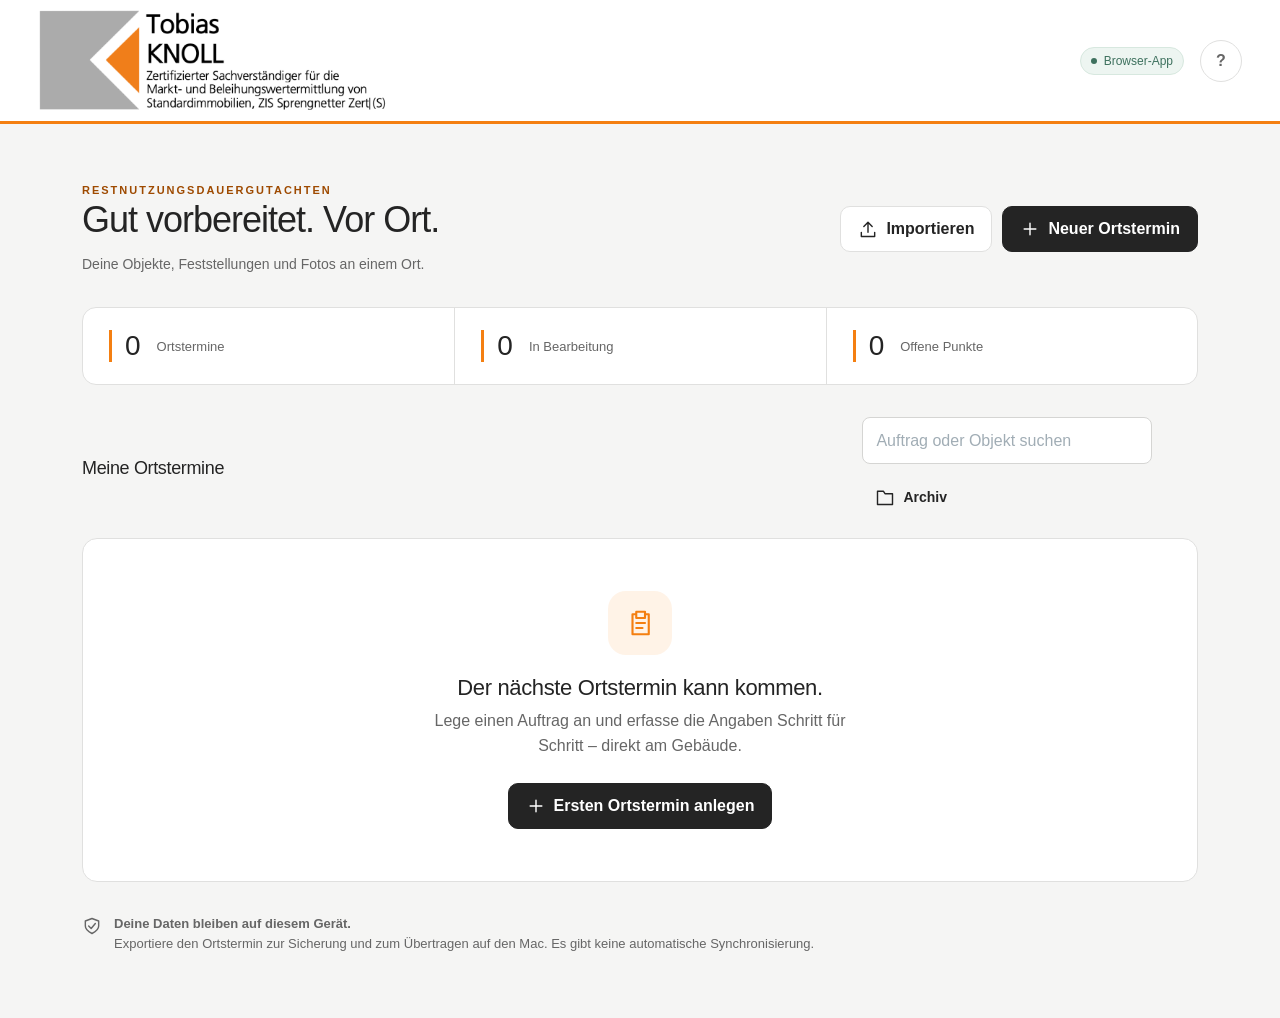
<file: index.html>
<!doctype html>
<html lang="de">
<head>
  <meta charset="utf-8"><meta name="viewport" content="width=device-width, initial-scale=1, viewport-fit=cover">
  <meta name="theme-color" content="#202020"><meta name="apple-mobile-web-app-capable" content="yes">
  <meta name="description" content="Ortstermine für Restnutzungsdauergutachten strukturiert erfassen – mit Fotos, offenen Punkten und lokalem Export.">
  <title>Ortstermin · Sachverständigenbüro Knoll</title>
  <link rel="manifest" href="./manifest.webmanifest"><link rel="icon" href="./icon.svg" type="image/svg+xml"><link rel="apple-touch-icon" href="./apple-touch-icon.png">
  <link rel="stylesheet" href="./styles.css">
  <script src="./jszip.min.js" defer></script><script type="module" src="./app.mjs"></script>
</head>
<body>
  <a class="skip" href="#main">Zum Inhalt</a>
  <header class="topbar"><a href="#" class="brand" aria-label="Zur Übersicht"><img class="brand-header" src="./knoll-header.png" alt="Tobias Knoll · Zertifizierter Sachverständiger für die Markt- und Beleihungswertermittlung von Standardimmobilien, ZIS Sprengnetter Zert (S)" width="970" height="288"></a><div class="top-status"><span id="offline-status" class="chip">Browser-App</span><button class="icon-btn" id="help-button" aria-label="Hilfe und Datensicherung">?</button></div></header>
  <div id="app"><main id="main" class="loading">Ortstermine werden geladen …</main></div>
  <div id="notice" class="toast" role="status" hidden></div>
  <dialog id="dialog"></dialog>
  <input type="file" id="import-file" accept=".zip,.json,application/zip,application/json" hidden>
  <noscript>Für die Datenerfassung bitte JavaScript im Browser aktivieren.</noscript>
</body></html>
</file>
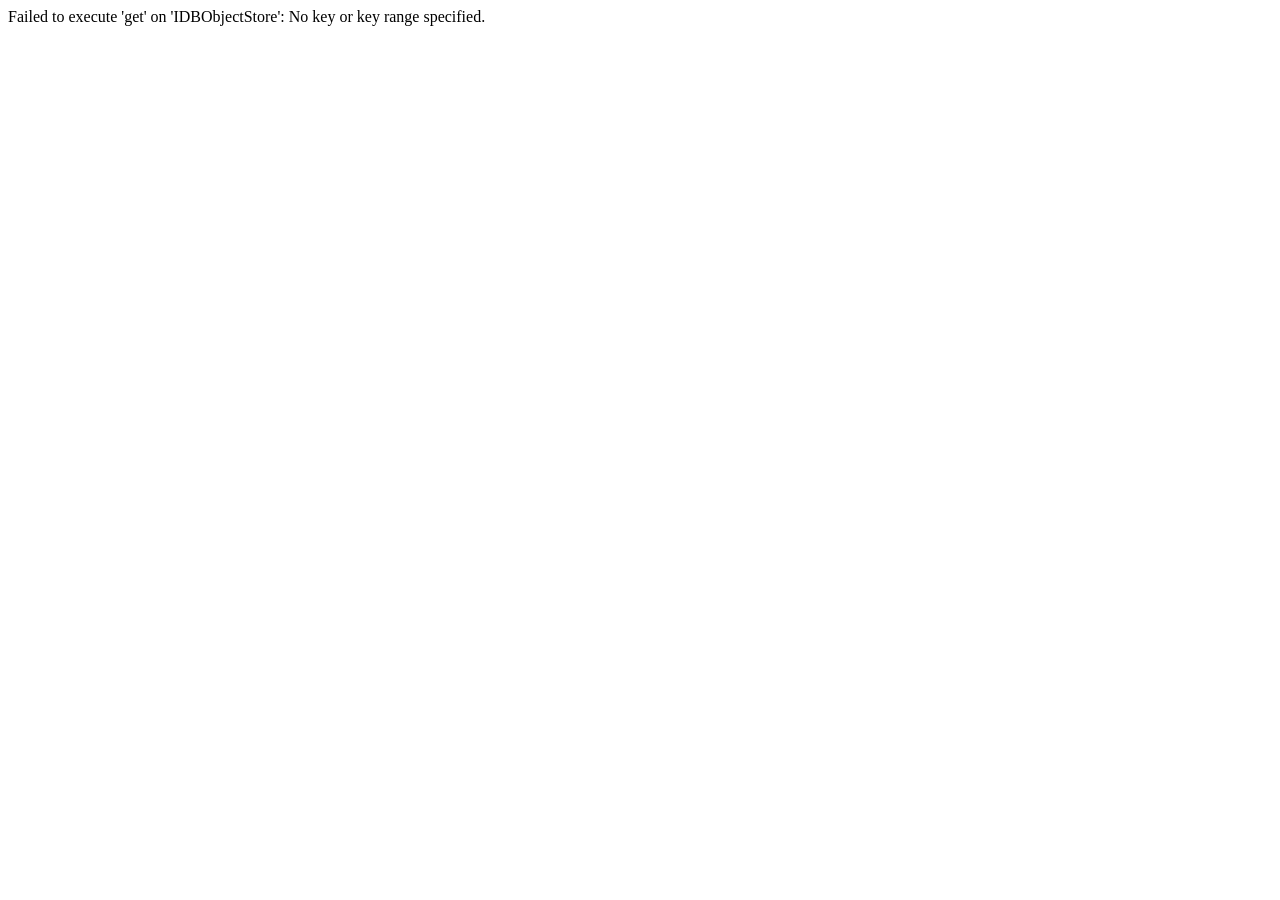
<file: print.html>
<!doctype html><html lang="de"><head><meta charset="utf-8"><meta name="viewport" content="width=device-width,initial-scale=1"><title>Ortsterminprotokoll</title><script type="module" src="./print.mjs"></script></head><body><p>Protokoll wird aufbereitet …</p></body></html>
</file>
<file: styles.css>
@font-face{font-family:Frutiger;src:local('Frutiger LT 45 Light'),local('FrutigerLT-Light');font-weight:100 900;font-display:swap}
:root{font-family:Frutiger,'Frutiger LT 45 Light',-apple-system,BlinkMacSystemFont,'Segoe UI',sans-serif;color:#242424;background:#f5f5f4;font-synthesis:none;--ink:#242424;--muted:#666666;--line:#e0e0df;--accent:#f47f11;--pale:#fff3e7;--green:#28735d}
*{box-sizing:border-box}body{margin:0}button,input,select,textarea{font:inherit}button,a,input,select,textarea{-webkit-tap-highlight-color:transparent}button{cursor:pointer}a{color:inherit}button:disabled{opacity:.55;cursor:wait}button:focus-visible,a:focus-visible,input:focus-visible,select:focus-visible,textarea:focus-visible{outline:3px solid #e68a59;outline-offset:3px}button{min-height:46px;border:1px solid var(--line);border-radius:10px;background:white;color:var(--ink);padding:10px 17px;font-weight:600;display:inline-flex;align-items:center;justify-content:center;gap:8px}button:hover{background:#edf2f4}button.primary{background:var(--ink);border-color:var(--ink);color:white}button.primary:hover{background:#454545}button.accent{background:var(--accent);border-color:var(--accent);color:white}button.ghost{border-color:transparent;background:transparent}button.small{padding:8px 12px;font-size:14px}button.danger{color:#ad3535}svg.icon{width:20px;height:20px;flex:none;fill:none;stroke:currentColor;stroke-width:1.7;stroke-linecap:round;stroke-linejoin:round}
.topbar{height:86px;background:white;border-bottom:1px solid var(--line);display:flex;align-items:center;justify-content:space-between;padding:0 38px;position:relative;z-index:5}.brand{text-decoration:none;display:flex;align-items:center;gap:12px;font-size:20px;font-weight:700;letter-spacing:3px}.brand-mark{background:var(--ink);color:white;font-size:31px;letter-spacing:-4px;width:43px;height:44px;display:grid;place-content:center;border-radius:2px}.brand-mark span{color:#e58b5a;position:absolute;margin-left:27px;margin-top:6px}.brand small{display:block;letter-spacing:1.5px;font-size:9px;margin-top:4px;color:var(--muted)}.top-status{display:flex;align-items:center;gap:16px}.chip{display:inline-flex;align-items:center;gap:7px;background:#edf5f1;border:1px solid #d7e8df;color:#3e715e;border-radius:30px;padding:6px 10px;font-size:12px;white-space:nowrap}.chip:before{content:'';width:6px;height:6px;border-radius:50%;background:currentColor}.chip.neutral{background:#f0f3f5;border-color:#e0e5e8;color:var(--muted)}.icon-btn{border-radius:50%;width:42px;min-height:42px;padding:8px;color:var(--muted)}.dashboard{max-width:1180px;padding:58px 32px 64px;margin:auto}.eyebrow{text-transform:uppercase;letter-spacing:2px;font-size:11px;font-weight:700;color:var(--accent);margin:0 0 13px}.heading-row{display:flex;justify-content:space-between;align-items:center;gap:24px;margin-bottom:30px}h1{font-size:36px;letter-spacing:-1px;font-weight:500;margin:0 0 12px}h2{font-size:22px;letter-spacing:-.35px;font-weight:500;margin:0 0 8px}h3{font-size:17px;margin:0 0 18px;font-weight:600}p{line-height:1.55}.subtle{color:var(--muted);font-size:14px;line-height:1.6}.heading-row p{margin:0}.actions{display:flex;gap:10px;flex-wrap:wrap}.summary-strip{display:grid;grid-template-columns:repeat(3,1fr);border:1px solid var(--line);border-radius:14px;background:white;margin:32px 0}.summary-strip>div{padding:22px 26px;display:flex;align-items:center;gap:16px}.summary-strip>div+div{border-left:1px solid var(--line)}.summary-strip strong{font-size:28px;font-weight:500}.summary-strip span{font-size:13px;color:var(--muted)}.list-toolbar{display:flex;align-items:center;justify-content:space-between;gap:16px;margin:30px 0 18px}.list-toolbar h2{font-size:18px;margin:0}.search{max-width:290px}.empty{border:1px solid var(--line);background:white;border-radius:15px;text-align:center;padding:52px 24px}.empty-icon{width:64px;height:64px;display:grid;place-items:center;background:var(--pale);color:var(--accent);border-radius:18px;margin:0 auto 20px}.empty-icon svg{width:30px;height:30px}.empty p{max-width:450px;margin:8px auto 24px;color:var(--muted)}.record-grid{display:grid;grid-template-columns:repeat(2,minmax(0,1fr));gap:18px}.record-card{background:white;border:1px solid var(--line);border-radius:14px;padding:24px;text-decoration:none;display:block;transition:box-shadow .15s}.record-card:hover{box-shadow:0 5px 18px #2424240c;border-color:#aebec9}.record-card .card-top{display:flex;justify-content:space-between;align-items:center;margin-bottom:24px}.order-id{font-size:12px;letter-spacing:1px;color:var(--muted)}.record-card h3{font-size:21px;margin:0 0 7px}.record-card p{margin:5px 0}.progress-line{height:4px;background:#edf1f3;border-radius:8px;overflow:hidden;margin:22px 0 11px}.progress-line span{height:100%;display:block;background:var(--accent)}.card-bottom{display:flex;justify-content:space-between;align-items:center;font-size:12px;color:var(--muted)}.device-note{display:flex;gap:12px;margin-top:32px;font-size:13px;color:var(--muted);line-height:1.65}.device-note svg{margin-top:2px}.device-note p{margin:0}
.workspace{display:grid;grid-template-columns:260px minmax(0,1fr);min-height:calc(100vh - 86px)}.sidebar{background:white;border-right:1px solid var(--line);padding:26px 16px;position:sticky;top:0;height:100vh;max-height:calc(100vh - 0px);display:flex;flex-direction:column;overflow:auto}.back{font-size:13px;color:var(--muted);text-decoration:none;display:flex;align-items:center;gap:7px;padding:8px 12px;margin-bottom:23px;min-height:44px}.side-object{padding:0 13px 25px;border-bottom:1px solid var(--line);margin-bottom:23px}.side-object small{font-size:10px;letter-spacing:1.5px;text-transform:uppercase;color:var(--muted)}.side-object strong{display:block;font-weight:500;font-size:17px;line-height:1.4;margin:9px 0 5px;overflow-wrap:anywhere}.side-object p{margin:0;font-size:12px;color:var(--muted)}.section-nav{display:flex;flex-direction:column;gap:7px}.nav-item{text-decoration:none;display:flex;align-items:center;gap:11px;padding:12px;border-radius:9px;min-height:49px;font-size:14px;color:#646464}.nav-number{font-size:10px;color:#888888;margin-left:auto}.nav-item.active{background:var(--pale);color:#9e4a00;font-weight:600}.nav-item.done .nav-number{color:var(--green);font-size:16px}.nav-item:hover{background:#f3f5f7}.side-footer{margin-top:auto;padding:30px 12px 5px;font-size:11px;line-height:1.7;color:var(--muted)}.side-footer strong{color:var(--ink);display:block;font-size:12px;font-weight:500}.editor{padding:30px 38px 70px;max-width:1120px;width:100%;margin:0 auto}.editor-toolbar{display:flex;justify-content:space-between;align-items:center;gap:10px;margin-bottom:36px}.save-state{display:flex;gap:7px;align-items:center;font-size:12px;color:var(--green)}.save-state.error{color:#af3030}.save-state.pending{color:var(--muted)}.section-heading{display:flex;justify-content:space-between;align-items:end;gap:15px;margin-bottom:26px}.section-heading h1{font-size:30px}.section-heading p{margin:0;font-size:14px;color:var(--muted);max-width:560px}.section-index{font-size:12px;color:var(--muted);white-space:nowrap}.panel{background:white;border:1px solid var(--line);border-radius:13px;margin-bottom:20px;padding:25px 26px}.panel-heading{display:flex;align-items:center;justify-content:space-between;gap:15px;margin-bottom:22px}.panel-heading h2,.panel-heading h3{margin:0}.panel h3 .badge{margin-left:9px}.fields{display:grid;grid-template-columns:repeat(2,minmax(0,1fr));gap:20px 22px}.field{display:flex;flex-direction:column;gap:8px;min-width:0;position:relative}.field.full{grid-column:1/-1}.field label,.field .label{font-size:12px;color:#505050;line-height:1.5;font-weight:600}.required{color:var(--accent);margin-left:3px}input:not([type=checkbox]),select,textarea{width:100%;min-height:47px;padding:12px 13px;border:1px solid #d5d5d3;border-radius:8px;background:#fff;color:var(--ink);font-size:16px;transition:border-color .1s}input::placeholder,textarea::placeholder{color:#a1adb5;font-weight:400}input:hover,select:hover,textarea:hover{border-color:#a7b7c2}input:focus,select:focus,textarea:focus{border-color:#c96100;outline:2px solid #ffe6ca;outline-offset:0}select{padding-right:30px}textarea{resize:vertical;min-height:88px;line-height:1.5}input[type=checkbox]{width:21px;height:21px;accent-color:var(--accent);flex:none}input[type=date]{min-width:0}.unit{position:absolute;right:12px;bottom:15px;font-size:11px;color:var(--muted);pointer-events:none}.has-unit input{padding-right:92px}.hint{font-size:12px;line-height:1.6;color:var(--muted);margin:0 0 20px}.badge{background:#eff3f5;color:var(--muted);border-radius:6px;font-size:11px;padding:5px 8px;font-weight:400}.review-row{display:flex;align-items:center;gap:12px;padding:18px 0 28px;font-size:14px}.review-row label{display:flex;gap:12px;align-items:center;min-height:44px;cursor:pointer}.section-bottom{display:flex;justify-content:space-between;gap:12px;border-top:1px solid var(--line);padding-top:25px}.info-box{background:#f0f0ee;border:1px solid #dfdfdc;border-radius:10px;padding:17px 20px;font-size:13px;line-height:1.65;margin-bottom:22px;display:flex;gap:12px}.info-box p{margin:0}.row-item{background:#f8f8f7;border:1px solid #e4e4e2;padding:18px;border-radius:10px;margin-bottom:14px}.row-head{display:flex;justify-content:space-between;align-items:center;margin-bottom:14px}.row-head strong{font-size:13px}.row-head button{font-size:12px;min-height:44px}.row-item .fields{gap:14px}.modern-title{display:flex;align-items:center;gap:12px}.modern-title>span{font-size:12px;color:var(--accent);background:var(--pale);width:29px;height:29px;display:grid;place-content:center;border-radius:7px}.modern-title h3{margin:0}.modern-title small{margin-left:auto;color:var(--muted);white-space:nowrap;font-size:11px}.modern-panel .fields{margin-top:23px}.metric-grid{display:grid;grid-template-columns:repeat(3,1fr);gap:14px;margin:0 0 20px}.metric{padding:19px 21px;background:#f0f0ee;border-radius:10px}.metric small{display:block;color:var(--muted);font-size:11px}.metric strong{display:block;font-size:25px;font-weight:500;margin-top:10px}.standard-row{display:grid;grid-template-columns:1fr 115px;gap:12px;align-items:center;padding:16px 0;border-top:1px solid var(--line)}.standard-row:first-of-type{border-top:0}.standard-row label{font-size:14px}.standard-row small{display:block;color:var(--muted);margin-top:4px;font-size:11px}.standard-row .reason{grid-column:1/-1;font-size:14px;min-height:42px}.photo-grid{display:grid;grid-template-columns:repeat(2,minmax(0,1fr));gap:18px}.photo-card{border:1px solid var(--line);border-radius:10px;overflow:hidden}.photo-card img{display:block;width:100%;height:180px;object-fit:cover;background:#edf2f4}.photo-body{padding:16px;display:grid;gap:12px}.photo-body textarea{font-size:14px;min-height:75px}.photo-body small{color:var(--muted);overflow-wrap:anywhere}.file-row{padding:15px 0;border-top:1px solid var(--line);display:flex;align-items:center;justify-content:space-between;gap:12px}.file-row span{min-width:0;overflow-wrap:anywhere;font-size:14px}.file-row small{display:block;color:var(--muted);margin-top:6px}.open-check{display:flex;gap:10px;align-items:center}.open-check label{font-size:13px;min-height:44px;display:flex;align-items:center;gap:10px}.issue-box{border:1px solid #eccb9c;background:#fff8ed;border-radius:11px;padding:20px;margin-bottom:23px}.issue-box h3{font-size:15px;color:#825b2b;margin-bottom:9px}.issue-box ul{padding-left:19px;margin:8px 0 0}.issue-box li{font-size:13px;color:#805d33;line-height:1.6;margin:6px 0}.issue-box a{text-underline-offset:3px}.inline-empty{padding:28px 12px;text-align:center;color:var(--muted);font-size:14px;border:1px dashed #cdd9e0;border-radius:9px;margin-bottom:14px}.loading{padding:70px;text-align:center;color:var(--muted)}dialog{border:0;border-radius:16px;width:min(540px,calc(100% - 32px));max-height:85vh;padding:30px;color:var(--ink);box-shadow:0 20px 90px #122a3d33}dialog::backdrop{background:#24242475;backdrop-filter:blur(3px)}dialog h2{margin-bottom:12px}dialog p{font-size:14px;color:var(--muted)}dialog .actions{margin-top:24px;justify-content:flex-end}dialog .field{margin:20px 0}.toast{position:fixed;bottom:25px;left:50%;transform:translateX(-50%);max-width:min(680px,calc(100% - 32px));background:var(--ink);color:white;padding:16px 24px;border-radius:12px;box-shadow:0 8px 30px #24242420;z-index:20;font-size:14px;line-height:1.5}.toast.error{background:#923c32}.skip{position:absolute;left:10px;top:-80px;background:white;padding:12px;z-index:50}.skip:focus{top:8px}[hidden]{display:none!important}
@media(min-width:1500px){.editor{padding-top:42px}.sidebar{padding-top:38px}}
@media(max-width:1050px){.workspace{grid-template-columns:220px minmax(0,1fr)}.editor{padding:25px 25px 55px}.sidebar{padding-left:10px;padding-right:10px}.nav-item{font-size:12px;gap:8px}.nav-item svg{width:18px}.section-heading h1{font-size:27px}.panel{padding:22px}.topbar{padding:0 26px}.editor-toolbar .actions{gap:5px}.editor-toolbar button{font-size:12px;padding:10px}.metric{padding:16px 13px}.metric strong{font-size:22px}}
@media(max-width:760px){.topbar{height:72px;padding:0 18px}.brand{font-size:16px;gap:10px}.brand small{font-size:7px}.brand-mark{width:36px;height:38px;font-size:27px}.brand-mark span{margin-left:23px}.top-status{gap:9px}.chip{font-size:10px;padding:6px 8px}.dashboard{padding:34px 20px}.heading-row{align-items:flex-start;flex-direction:column;gap:20px}h1{font-size:30px}.heading-row .actions{width:100%}.summary-strip{margin:25px 0}.summary-strip>div{padding:18px 13px;display:block}.summary-strip strong{font-size:25px;display:block;margin-bottom:5px}.summary-strip span{font-size:11px}.record-grid{grid-template-columns:1fr}.list-toolbar{align-items:flex-start;flex-wrap:wrap}.list-toolbar input{max-width:100%}.workspace{display:block}.sidebar{height:auto;max-height:none;position:relative;padding:8px 13px;border-right:0;border-bottom:1px solid var(--line);overflow:visible}.back{margin:0;display:inline-flex;padding:4px 5px;font-size:12px}.side-object,.side-footer{display:none}.section-nav{flex-direction:row;overflow-x:auto;padding:5px 0 9px;gap:5px}.nav-item{white-space:nowrap;min-height:43px;font-size:12px;padding:10px}.nav-number{display:none}.nav-item svg{width:16px}.editor{padding:22px 18px 45px}.editor-toolbar{align-items:flex-start;flex-direction:column;gap:16px;margin-bottom:26px}.editor-toolbar .actions{gap:8px;width:100%}.editor-toolbar button{flex:1}.section-heading{align-items:flex-start}.section-heading h1{font-size:26px}.section-index{display:none}.section-heading p{font-size:13px}.panel{padding:20px 17px}.fields{gap:17px;grid-template-columns:1fr}.field.full{grid-column:auto}.metric-grid{gap:8px}.metric{padding:16px 11px}.metric small{font-size:10px}.metric strong{font-size:21px}.modern-title{gap:8px}.modern-title h3{font-size:15px}.modern-title small{font-size:10px}.photo-grid{grid-template-columns:1fr}.photo-card img{height:220px}.standard-row{grid-template-columns:1fr 100px}.row-item .fields{grid-template-columns:1fr}.section-bottom button{font-size:13px}.panel-heading{align-items:flex-start}.panel-heading h3{font-size:16px}.search{width:100%}}
@media print{.topbar,.sidebar,.editor-toolbar,.section-bottom,.review-row,.skip,button{display:none!important}.workspace{display:block}.editor{padding:0}.panel{break-inside:avoid}}

/* Originales Erscheinungsbild: Logo-Orange, Grau, Schwarz und Weiß. */
.topbar{height:124px;border-bottom:3px solid var(--accent)}.brand-header{display:block;width:350px;max-width:100%;height:auto}.brand{letter-spacing:normal;flex-shrink:1;min-width:0}.workspace{min-height:calc(100vh - 124px)}.nav-item.active{box-shadow:inset 3px 0 var(--accent)}.eyebrow{color:#9e4a00}.modern-title>span{color:#9e4a00}.summary-strip strong{border-left:3px solid var(--accent);padding-left:13px}
.recommendation{margin-top:22px;padding:20px;background:#fff6ed;border:1px solid #efd4b7;border-left:4px solid var(--accent);border-radius:9px}.recommendation-head{display:flex;align-items:center;justify-content:space-between;gap:15px;flex-wrap:wrap}.recommendation-head .eyebrow{display:block;font-size:10px;letter-spacing:1px;margin:0 0 7px}.recommendation strong{display:block;font-size:26px;font-weight:500}.recommendation p{font-size:12px;line-height:1.65;color:#675444;margin:13px 0 0}.recommendation button{font-size:12px;border-color:#d6ab80;background:white;min-height:44px}.point-status{display:block;margin-top:13px;font-size:12px;font-weight:600;color:#925000}.point-status.matched{color:#347154}.point-reason{border-left:2px solid #e5b783;padding-left:14px}.reason-hint{margin:0;font-size:11px;line-height:1.5;color:var(--muted)}.table-source{margin:0 0 22px;border:1px solid var(--line);border-radius:10px;background:white;padding:4px 18px}.table-source summary{cursor:pointer;min-height:48px;align-content:center;font-size:13px;font-weight:600}.table-source p,.table-source a{font-size:12px;line-height:1.6}.table-source a{display:block;margin-bottom:16px;color:#914500}.table-scroll{overflow-x:auto}.table-source table{border-collapse:collapse;min-width:480px;width:100%;font-size:12px}.table-source caption{text-align:left;margin-bottom:12px;color:var(--muted)}.table-source th,.table-source td{border-bottom:1px solid var(--line);padding:9px;text-align:center}.table-source th:first-child{text-align:left;font-weight:400}.table-source thead{background:#f2f2f0}
@media(max-width:1050px){.brand-header{width:330px}.metric strong{font-size:20px}}
@media(max-width:760px){.topbar{height:99px;padding:0 14px;gap:12px}.brand-header{width:260px}.top-status{gap:6px}.chip{font-size:10px;padding:6px 7px}.icon-btn{width:44px;min-height:44px}.workspace{min-height:calc(100vh - 99px)}.recommendation{padding:17px}.recommendation strong{font-size:24px}}
@media(max-width:480px){.brand-header{width:calc(100vw - 182px)}.topbar{gap:6px}.top-status{flex-shrink:0}.modern-title{flex-wrap:wrap}.modern-title small{margin-left:37px}.recommendation-head{align-items:flex-start}.recommendation-head button{width:100%}.metric strong{font-size:17px}}
</file>
